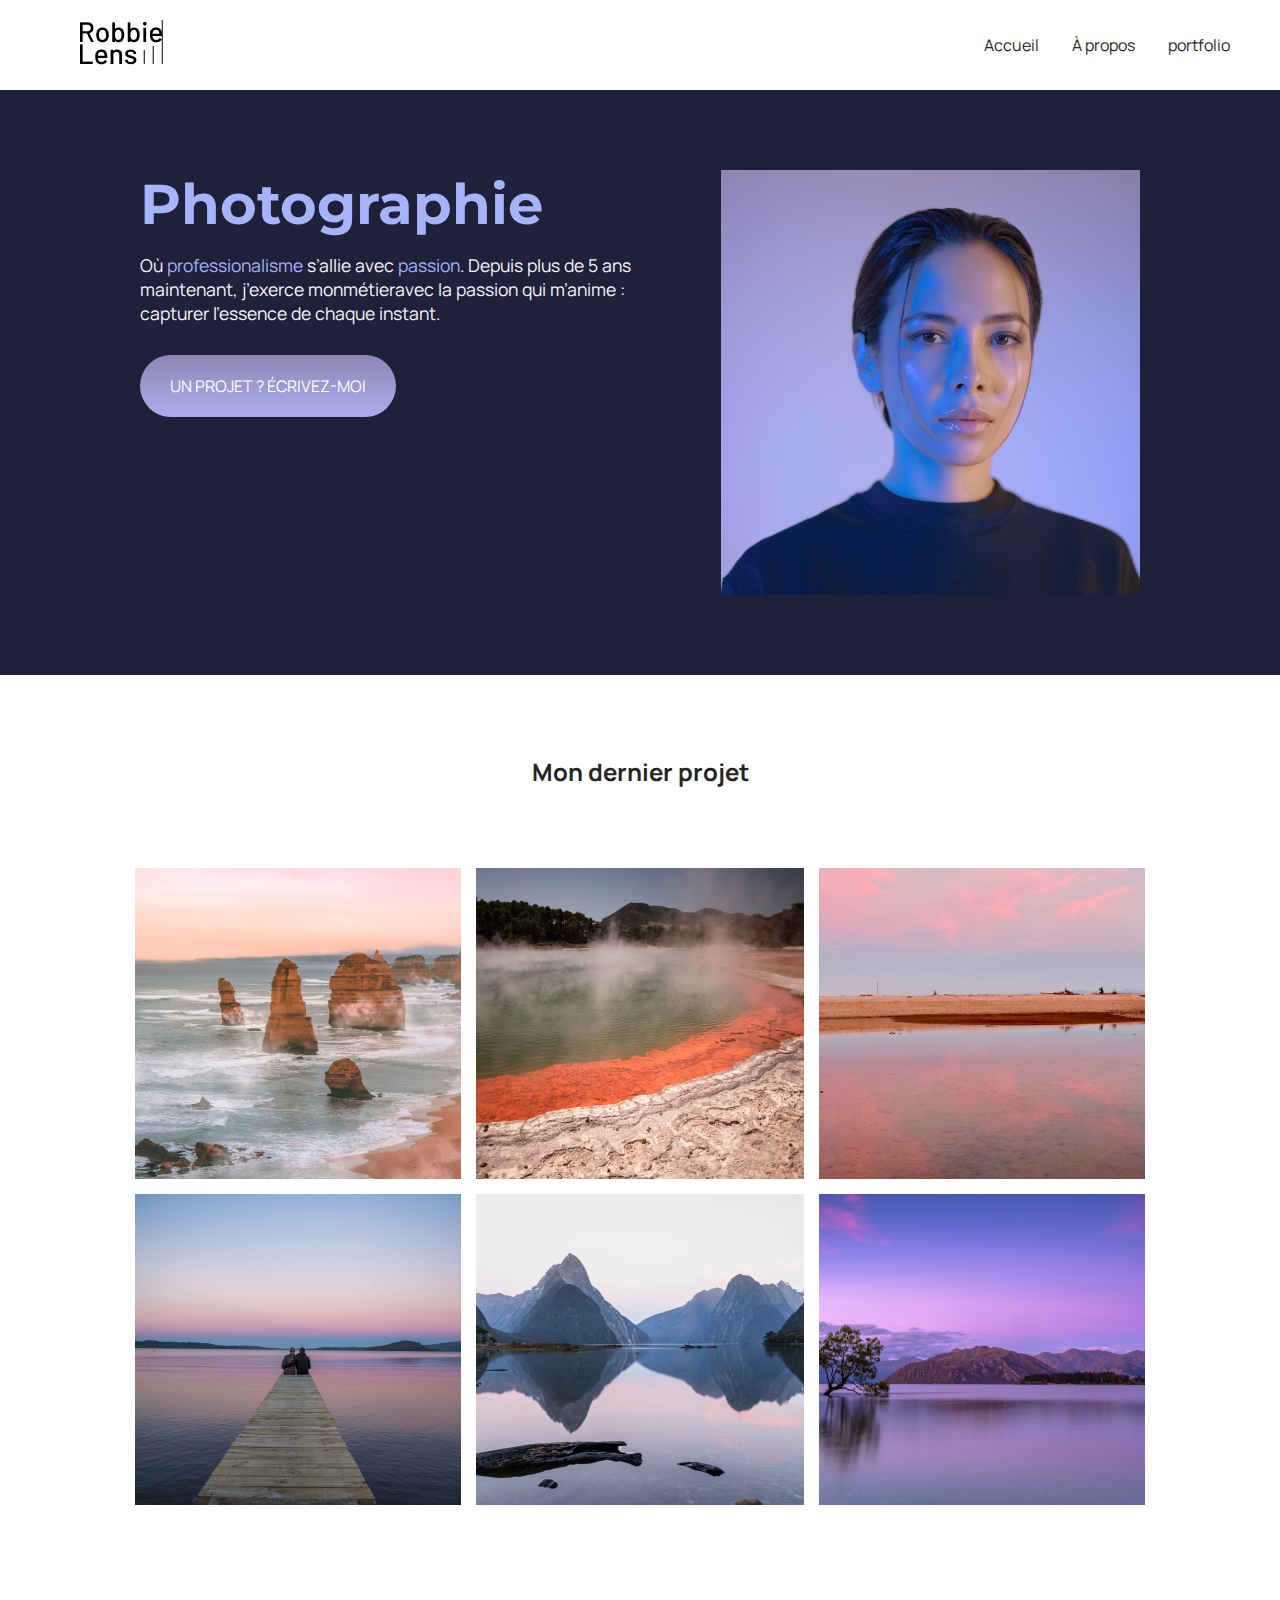
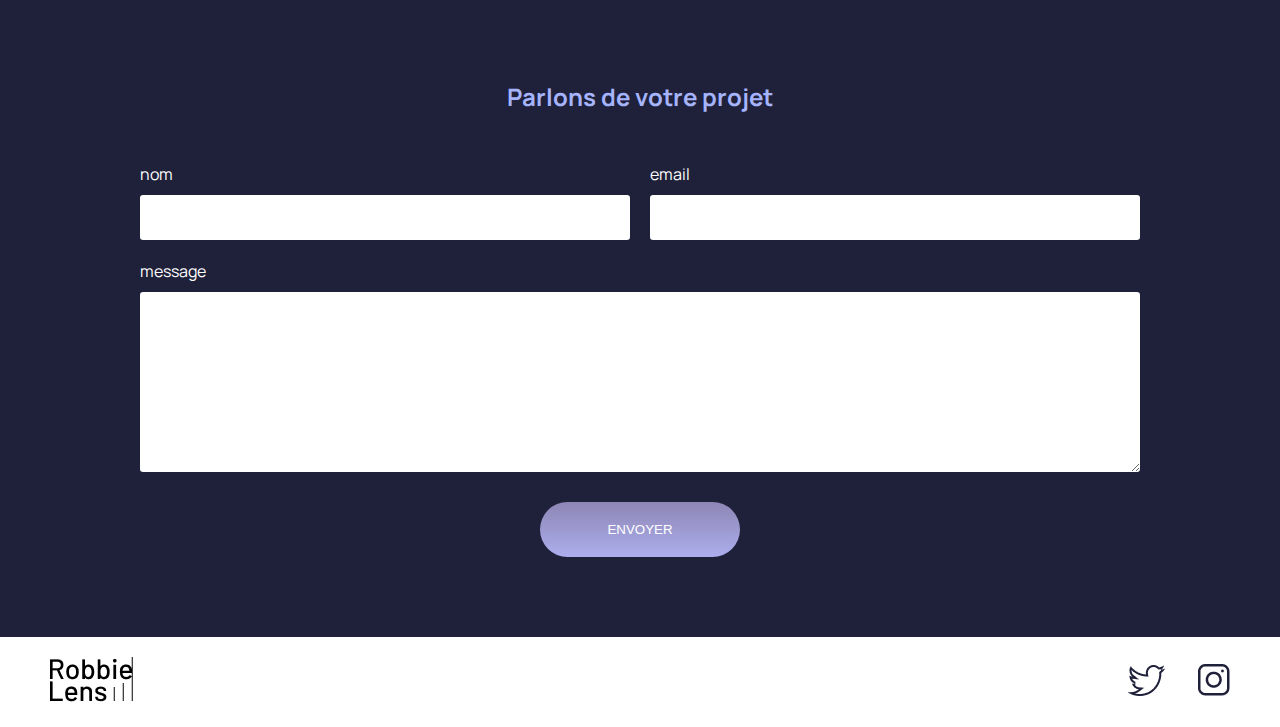
<file: index.html>
<!DOCTYPE html>
<html lang="fr">

<head>
    <meta charset="utf-8">
    <title>Accueil - Robbie Lens Photographie</title>
    <link rel="stylesheet" href="styles/index.css">
    <link rel="stylesheet" href="styles/styles.css">
    <link rel="preconnect" href="https://fonts.googleapis.com">
    <link rel="preconnect" href="https://fonts.gstatic.com" crossorigin>
    <link href="https://fonts.googleapis.com/css2?family=Manrope&family=Montserrat&display=swap" rel="stylesheet">
</head>

<body>
    <header>
        <nav>
            <a class="lien-icone" href="index.html">
                <img src="logo/logo.png" alt="Logo Robbie Lens"></a>

            <div>
                <a href="index.html">Accueil </a>
                <a href="dossier-demo/a-propos.html">À propos </a>
                <a href="portfolio.html">portfolio</a>
            </div>
        </nav>
    </header>
    <main>
        <section class="accueil-intro">
            <div>
                <h1>Photographie</h1>
                <p>Où <em>professionalisme</em> s’allie avec <em> passion</em>. Depuis
                    plus de 5 ans maintenant, j’exerce monmétieravec la passion
                    qui m’anime : capturer l’essence de chaque instant.
                </p>
                <a class="cta" href="#contact">UN PROJET ? ÉCRIVEZ-MOI

                </a>

            </div>
            <img src="logo/robbie-lens.png" alt="Portrait avec effet de la photographe Robbie Lens">
        </section>
        <section class="accueil-photos">
            <h2>Mon dernier projet</h2>
            <div>
                <img src="logo/element-1.png" alt="element-1">
                <img src="logo/element-2.png" alt="element-2">
                <img src="logo/element-3.png" alt="element-3">
            </div>
            <div>
                <img src="logo/element-4.png" alt="element-4">
                <img src="logo/element-5.png" alt="element-5">
                <img src="logo/element-6.png" alt="element-6">
            </div>
        </section>
        <section id="contact" class="contact">
            <h2>Parlons de votre projet</h2>
            <form method="get" action="">
                <div class="nom-email">
                    <div class="column">
                        <label for="nom">nom</label>
                        <input type="text" name="nom" id="nom">
                    </div>
                    <div class="column">
                        <label for="email">email</label>
                        <input type="email" name="email" id="email">
                    </div>
                </div>
                <label for="message">message</label>
                <textarea name="message" id="message" rows="10"></textarea>
                <input type="submit" value="ENVOYER" class="cta">
            </form>
        </section>
    </main>
    <footer>
        
            <a href="index.html"> <img src="logo/logo.png" alt="Logo Robbie Lens"></a>

         <div> 
            <a target="_blank" href="https://x.com/" class="lien-icone">
                <img src="logo/twitter.png" alt="Logo Twitter ">
            </a>

            <a target="_blank" href="https://www.instagram.com/" class="lien-icone">
                <img src="logo/instagram.png" alt="Logo Instagram">
            </a>

        </div>
    </footer>
</body>
</html>
</file>
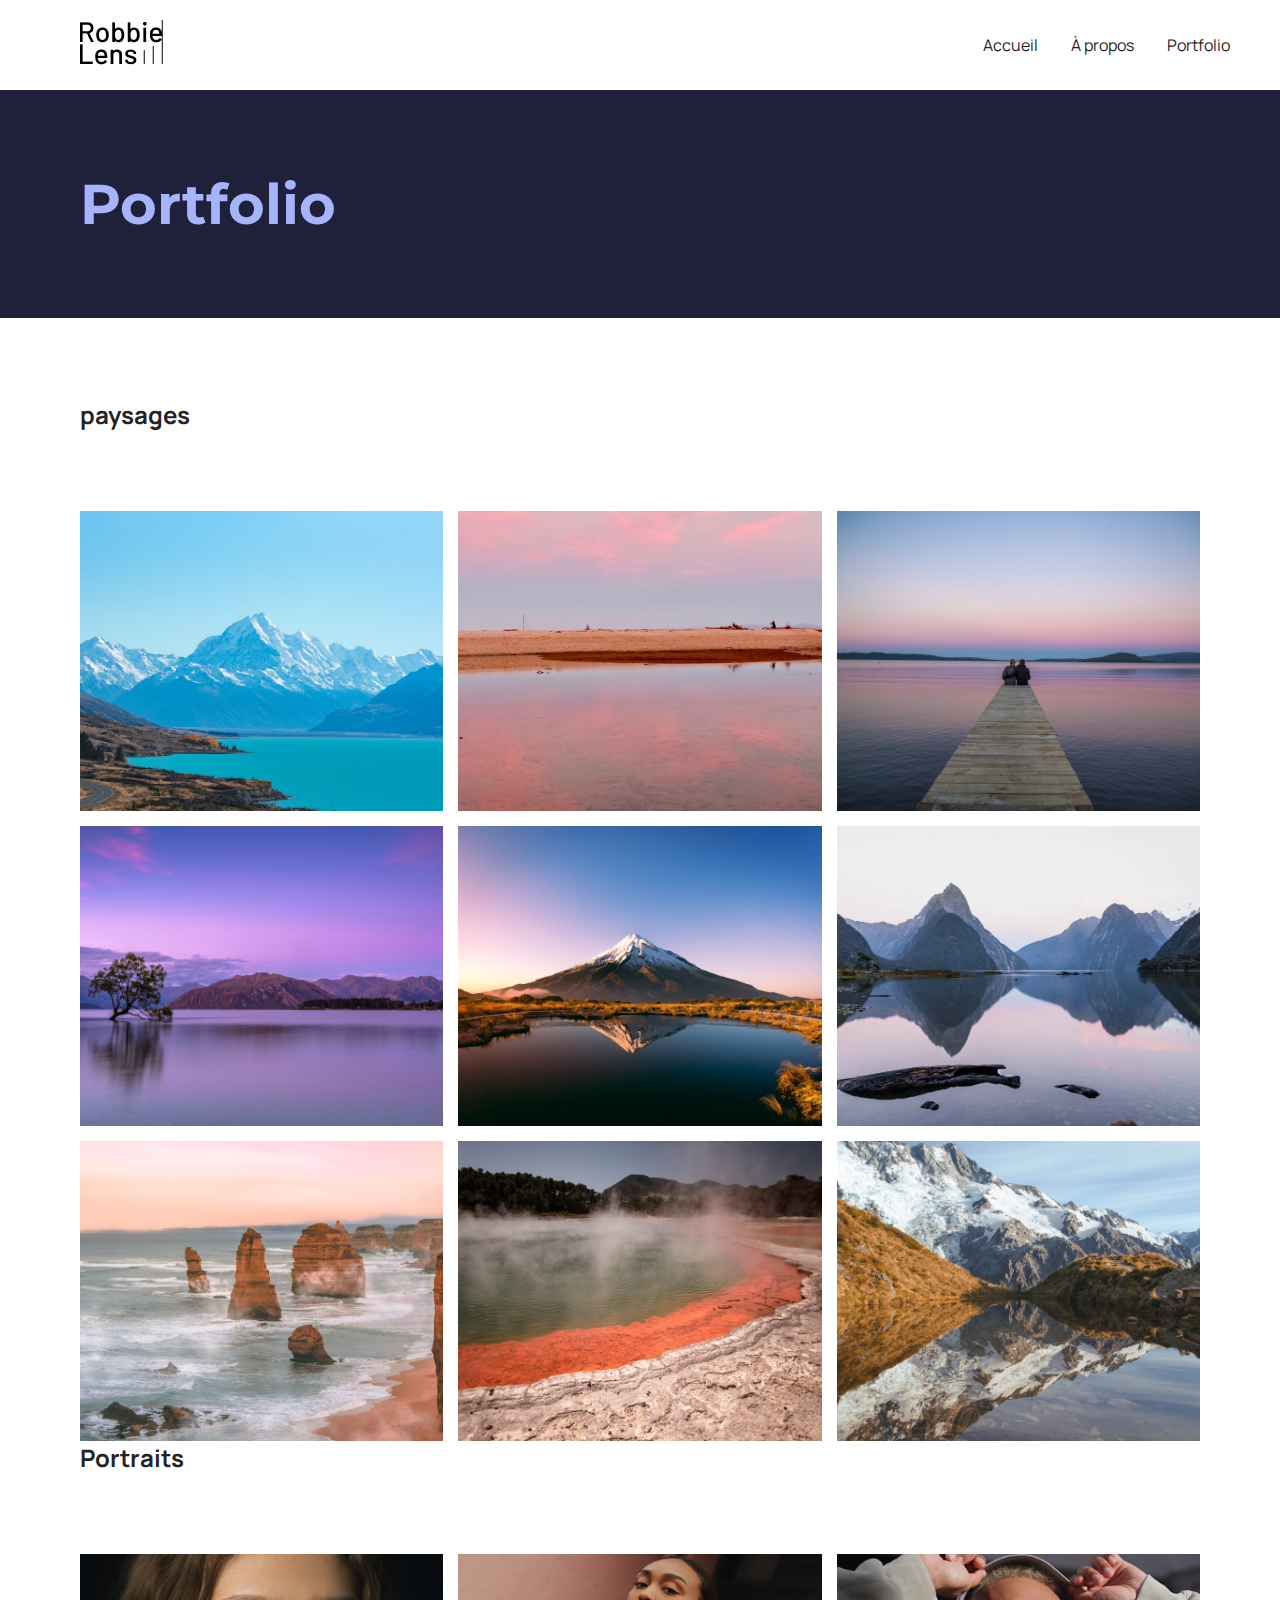
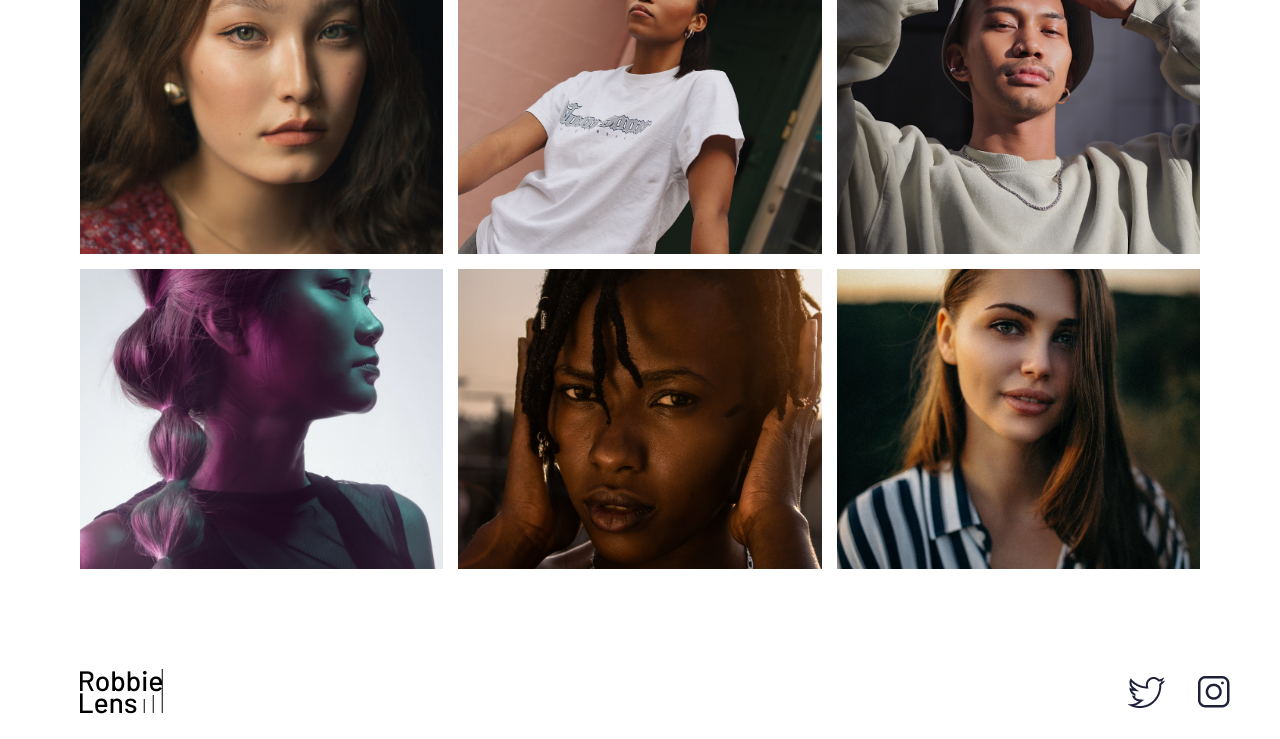
<file: portfolio.html>
<!DOCTYPE html>
<html lang="fr">

<head>
    <meta charset="utf-8">
    <title>Portfolio - Robbie Lens Photographie</title>
    <link href="styles/styles.css" rel="stylesheet">
    <link rel="stylesheet" href="styles/portfolio.css">
    <link rel="preconnect" href="https://fonts.googleapis.com">
    <link rel="preconnect" href="https://fonts.gstatic.com" crossorigin>
    <link href="https://fonts.googleapis.com/css2?family=Manrope&family=Montserrat&display=swap" rel="stylesheet">
</head>

<body>
    <header>
        <nav>
            <a href="index.html" class="lien-icone">
                <img src="logo/logo.png" alt="Logo Robbie Lens">
            </a>
            <div>
                <a href="index.html">Accueil</a>
                <a href="dossier-demo/a-propos.html">À propos</a>
                <a href="portfolio.html">Portfolio</a>
            </div>
        </nav>
    </header>
    <main>
        <section>
            <h1>Portfolio</h1>
        </section>
        <section class="portfolio-section-photos">
            <h2>paysages</h2>
            <div class="grid-paysages">

                <a href="logo/paysage1.jpg" class="lien-conteneur-photo">
                    <img src="logo/paysage1.jpg" alt="paysage1">
                    <div class="photo-hover">voir la photo</div>
                </a>
                <a href="logo/paysage2.jpg" class="lien-conteneur-photo">
                    <img src="logo/paysage2.jpg" alt="paysage2">
                    <div class="photo-hover">voir la photo</div>
                </a>
                <a href="logo/paysage3.jpg" class="lien-conteneur-photo">
                    <img src="logo/paysage3.jpg" alt="paysage3">
                    <div class="photo-hover">voir la photo</div>
                </a>
                <a href="logo/paysage4.jpg" class="lien-conteneur-photo">
                    <img src="logo/paysage4.jpg" alt="paysage4">
                    <div class="photo-hover">voir la photo</div>
                </a>
                <a href="logo/paysage5.jpg" class="lien-conteneur-photo">
                    <img src="logo/paysage5.jpg" alt="paysage5">
                    <div class="photo-hover">voir la photo</div>
                </a>
                <a href="logo/paysage6.jpg" class="lien-conteneur-photo">
                    <img src="logo/paysage6.jpg" alt="paysage6">
                    <div class="photo-hover">voir la photo</div>
                </a>
                <a href="logo/paysage7.jpg" class="lien-conteneur-photo">
                    <img src="logo/paysage7.jpg" alt="paysage7">
                    <div class="photo-hover">voir la photo</div>
                </a>
                <a href="logo/paysage8.jpg" class="lien-conteneur-photo">
                    <img src="logo/paysage8.jpg" alt="paysage8">
                    <div class="photo-hover">voir la photo</div>
                </a>
                <a href="logo/paysage9.jpg" class="lien-conteneur-photo">
                    <img src="logo/paysage9.jpg" alt="paysage9">
                    <div class="photo-hover">voir la photo</div>
                </a>
            </div>
            <h2>Portraits</h2>
            <div class="grid-portraits">
                <a href="logo/portrait1.jpg" class="lien-conteneur-photo">
                    <img src="logo/portrait1.jpg" alt="portrait1">
                    <div class="photo-hover">voir la photo</div>
                </a>
                <a href="logo/portrait2.jpg" class="lien-conteneur-photo">
                    <img src="logo/portrait2.jpg" alt="portrait2">
                    <div class="photo-hover">voir la photo</div>
                </a>
                <a href="logo/portrait3" class="lien-conteneur-photo">
                    <img src="logo/portrait3.jpg" alt="portrait3">
                    <div class="photo-hover">voir la photo</div>
                </a>
                <a href="logo/portrait4.jpg" class="lien-conteneur-photo">
                    <img src="logo/portrait4.jpg" alt="portrait4">
                    <div class="photo-hover">voir la photo</div>
                </a>
                <a href="logo/portrait5.jpg" class="lien-conteneur-photo">
                    <img src="logo/portrait5.jpg" alt="portrait5">
                    <div class="photo-hover">voir la photo</div>
                </a>
                <a href="logo/portrait6.jpg" class="lien-conteneur-photo">
                    <img src="logo/portrait6.jpg" alt="portrait6">
                    <div class="photo-hover">voir la photo</div>
                </a>
            </div>
        </section>
    </main>
    <footer>
        <a href="index.html" class="lien-icone">
            <img src="logo/logo.png" alt="Logo Robbie Lens">
        </a>
        <div>
            <a target="_blank" href="https://twitter.com/" class="lien-icone">
                <img src="logo/twitter.png" alt="Logo Twitter">
            </a>
            <a target="_blank" href="https://www.instagram.com/" class="lien-icone">
                <img src="logo/instagram.png" alt="Logo Instagram">
            </a>
        </div>
    </footer>
</body>

</html>
</file>
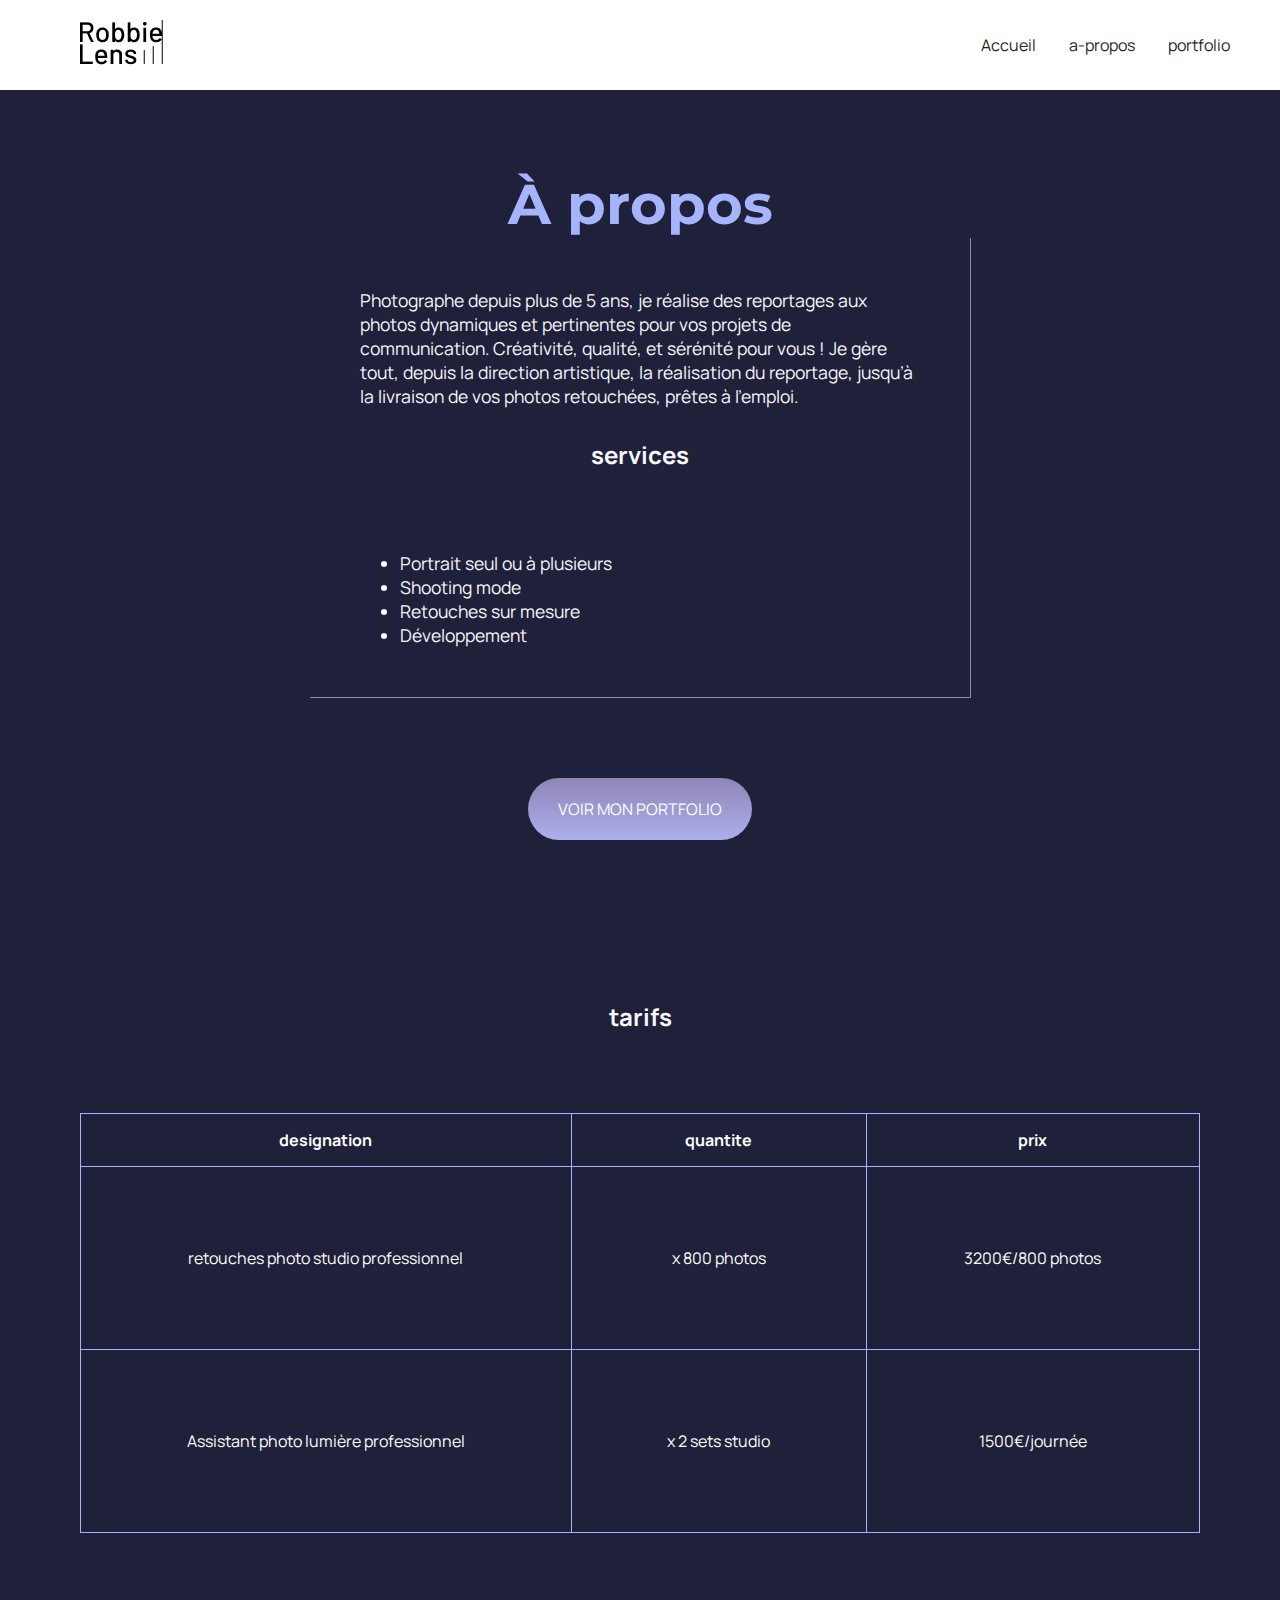
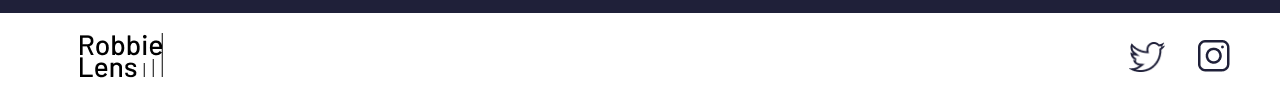
<file: dossier-demo/a-propos.html>
<!DOCTYPE html>
<html lang="fr">

<head>
    <meta charset="utf-8">
    <title>À propos - Robbie Lens Photographie</title>
    <link href="../styles/styles.css" rel="stylesheet">
    <link rel="stylesheet" href="../styles/a-propos.css">
    <link rel="preconnect" href="https://fonts.googleapis.com">
    <link rel="preconnect" href="https://fonts.gstatic.com" crossorigin>
    <link href="https://fonts.googleapis.com/css2?family=Manrope&family=Montserrat&display=swap" rel="stylesheet">
</head>

<body>
    <header>
        <nav>
            <a href="../index.html" class="lien-icone">
                <img src="../logo/logo.png" alt="Logo Robbie Lens">
            </a>
            <div>
                <a href="../index.html">Accueil</a>
                <a href="a-propos.html">a-propos</a>
                <a href="../portfolio.html">portfolio</a>
            </div>
        </nav>
    </header>
    <main class="a-propos">
        <section>
            <h1>À propos </h1>
            <div class="carre-contenu">
                <P>Photographe depuis plus de 5 ans,
                    je réalise des reportages aux photos dynamiques et pertinentes pour vos projets de communication.
                    Créativité, qualité, et sérénité pour vous !
                    Je gère tout, depuis la direction artistique,
                    la réalisation du reportage, jusqu’à la livraison de vos photos retouchées,
                    prêtes à l’emploi.</P>
                <h2>services</h2>
                <ul>
                    <li>Portrait seul ou à plusieurs</li>
                    <li>Shooting mode</li>
                    <li>Retouches sur mesure</li>
                    <li>Développement</li>
                </ul>
            </div>
            <div>
                <a class="cta" href="../portfolio.html">VOIR MON PORTFOLIO</a>
            </div>
        </section>
        <section class="section-tarifs">
            <h2>tarifs</h2>
            <table>
                <thead>
                    <tr>
                        <th>designation</th>
                        <th>quantite</th>
                        <th>prix</th>
                    </tr>

                </thead>
                <tbody>
                    <tr>
                        <td>retouches photo studio professionnel</td>
                        <td>x 800 photos</td>
                        <td>3200€/800 photos</td>
                    </tr>
                    <tr>
                        <td>Assistant photo lumière professionnel</td>
                        <td>x 2 sets studio</td>
                        <td>1500€/journée</td>
                    </tr>


                </tbody>
            </table>
        </section>
    </main>
    <footer>

        <a href="../index.html" class="lien-icone">
            <img src="../logo/logo.png" alt="Logo Robbie Lens">
        </a>
        <div>
            <a target="_blank" href="https://x.com/" class="lien-icone">
                <img src="../logo/twitter.png" height=30 alt="Logo Twitter ">
            </a>

            <a target="_blank" href="https://www.instagram.com/" class="lien-icone">
                <img src="../logo/instagram.png" alt="Logo Instagram">
            </a>
        </div>
    </footer>
</body>

</html>
</file>
<file: styles/index.css>
.accueil-photos {
    background-color: white;
    padding: 80px;
}

.accueil-photos h2 {
    color: #242424;
    text-align: center;
    margin-bottom: 80px;
}

.accueil-photos div {
    display: flex;
    flex-direction: row;
    gap: 15px;
    justify-content: center;
    margin-bottom: 15px;
}

.accueil-intro {
    display: flex;
    flex-direction: row;
    max-width: 1000px;
    align-items: flex-start;
    margin: auto;
}

.accueil-intro h1 {
    margin-bottom: 15px;
}

.accueil-intro p {
    margin-bottom: 30px;
}

.accueil-intro div {
    padding-right: 80px;
}

.contact h2 {
    color: #a5b4fc;
    text-align: center;
    margin-bottom: 50px;
}

form {
    display: flex;
    flex-direction: column;
    max-width: 1000px;
    margin: auto;
    color: white;
}

.nom-email {
    display: flex;
    flex-direction: row;
    gap: 20px;
}

.column {
    flex: 1;
    display: flex;
    flex-direction: column;
    margin-bottom: 20px;
}

input,
textarea {
    padding: 15px;
    border-radius: 3px;
    border: none;
}

label {
    margin-bottom: 10px;
}

input[type='submit'] {
    width: 200px;
    margin: auto;
    margin-top: 30px;
}

@media screen and (max-width: 996px) {
    .accueil-intro {
        flex-direction: column;
        align-items: center;
        justify-content: center;
    }

    .accueil-intro div {
        padding-right: 0;
        text-align: center;
        order: 2;
    }

    .accueil-intro img {
        order: 1;
        margin-bottom: 20px;
        width: 100%;
    }

    .accueil-photos {
        padding: 20px;
    }

    .accueil-photos div {
        flex-direction: column;
    }

    .contact {
        padding: 50px 20px;
    }

    .nom-email {
        flex-direction: column;
        gap: 0;
    }
}
</file>
<file: styles/styles.css>
* {
  margin: 0;
}

body {
  font-family: 'Manrope', sans-serif;
  font-size: 1em;
  background-color: #1f2039;
}

a {
  color: #242424;
  text-decoration: none;
}

em {
  color: #a5b4fc;
  font-style: normal;
}

h1 {
  font-size: 3.5em;
  color: #a5b4fc;
  font-family: 'Montserrat', sans-serif;
}

h2 {
  color: #f9f8ff;
}

p,
li {
  font-size: 1.1em;
  color: #f9f8ff;
}

header,
footer {
  background-color: white;
  padding: 20px 50px;
}

.cta {
  display: inline-block;
  background: linear-gradient(#8e86b5, #acaeed);
  color: white;
  border-radius: 50px;
  padding: 20px 30px;
}

a:hover {
  text-decoration: underline;
}

.cta:hover {
  background: linear-gradient(#696484, #8788ba);
  text-decoration: none;
}

.lien-icone {
  margin-left: 30px;
}

.lien-icone:hover {
  opacity: 0.5;
}

section {
  padding: 80px;
}

footer,
nav {
  display: flex;
  flex-direction: row;
  align-items: center;
  justify-content: space-between;
}

nav a {
  margin-left: 30px;
}

@media screen and (max-width: 996px) {
  header nav {
    flex-direction: column;
    align-items: center;
    justify-content: center;
  }

  header nav img {
    margin-bottom: 20px;
  }

  header,
  footer {
    padding: 20px 20px;
  }

  h1 {
    font-size: 2em;
  }

  section {
    padding: 50px 20px 50px 20px;
  }

  nav a {
    margin-left: 10px;
    margin-right: 10px;
  }
}
</file>
<file: styles/portfolio.css>
.portfolio-section-photos {
    background-color: white;
}

.portfolio-section-photos h2 {
    color: #242424;
    margin-bottom: 80px;
}

.grid-paysages {
    display: grid;
    grid-template-columns: 1fr 1fr 1fr;
    grid-template-rows: 300px 300px 300px;
    gap: 15px;
}

.grid-portraits {
    display: grid;
    grid-template-columns: 1fr 1fr 1fr;
    grid-template-rows: 300px 300px;
    gap: 15px;
}

.grid-paysages img,
.grid-portraits img {
    width: 100%;
    height: 100%;
    object-fit: cover;
}

.lien-conteneur-photo {
    position: relative;
}

.photo-hover {
    position: absolute;
    top: 0;
    left: 0;
    right: 0;
    bottom: 0;
    display: flex;
    align-items: center;
    justify-content: center;
    font-size: 1.5em;
    color: white;
    background-color: rgba(0, 0, 0, 0.7);
    display: none;
}

.lien-conteneur-photo:hover .photo-hover {
    display: flex;
}

@media screen and (max-width: 996px) {
    .grid-paysages {
        grid-template-columns: 1fr;
        gap: 15px;
    }

    .grid-portraits {
        grid-template-columns: 1fr;
        gap: 15px;
    }
}
</file>
<file: styles/a-propos.css>
.carre-contenu {
    border-right: 1px solid #8e86b5;
    border-bottom: 1px solid #8e86b5;
    padding: 50px;
    width: 50%;
    margin: auto;
    margin-bottom: 80px;
}

.carre-contenu h2 {
    margin-top: 30px;
}

.carre-contenu ul {
    margin-top: 30px;
}

.carre-contenu+div {
    text-align: center;
}

.a-propos {
    margin: auto;
}

table {
    color: white;
    text-align: center;
    width: 100%;
    border-collapse: collapse;
}

td,
th {
    padding: 15px;
    border: 1px solid #a5b4fc;
}

td {
    padding: 80px;
}

h2 {
    margin-bottom: 80px;
}

h1,
h2 {
    text-align: center;
}

@media screen and (max-width: 996px) {
    .section-tarifs {
        display: none;
    }
}
</file>
